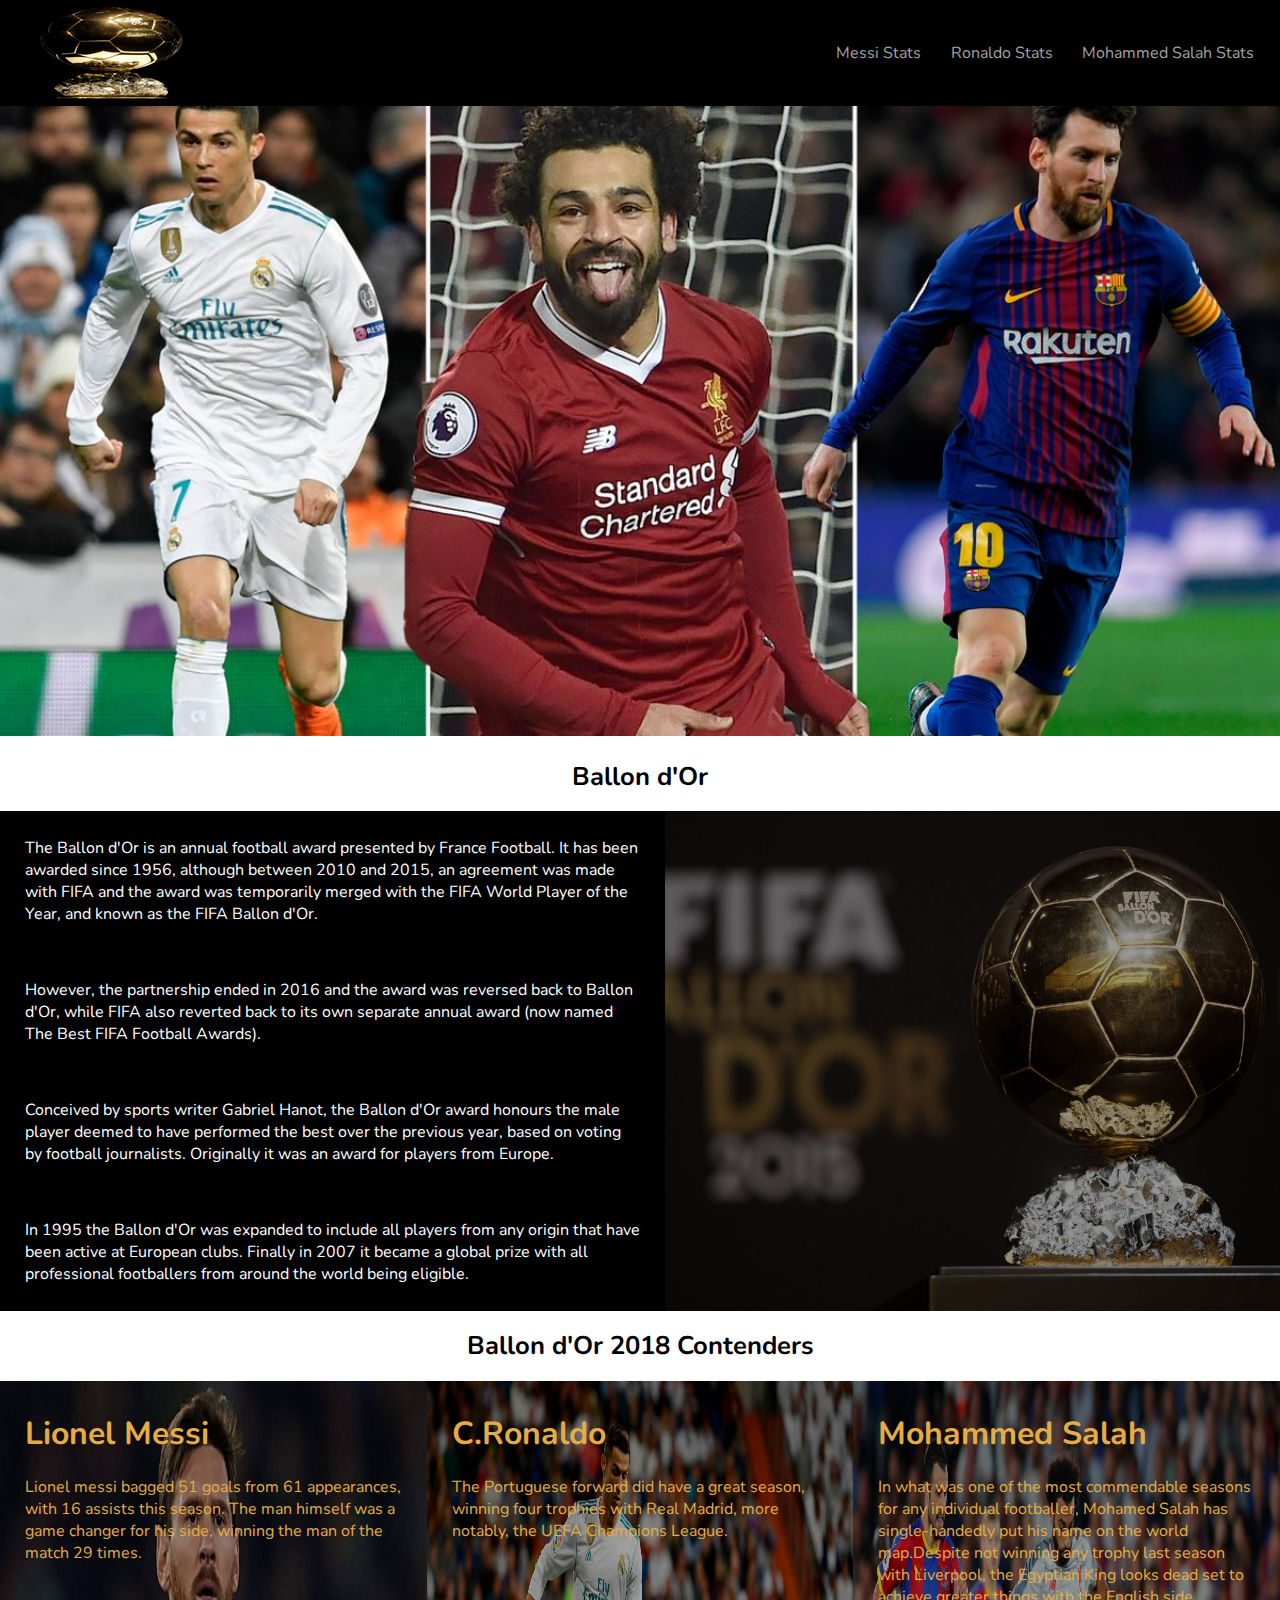
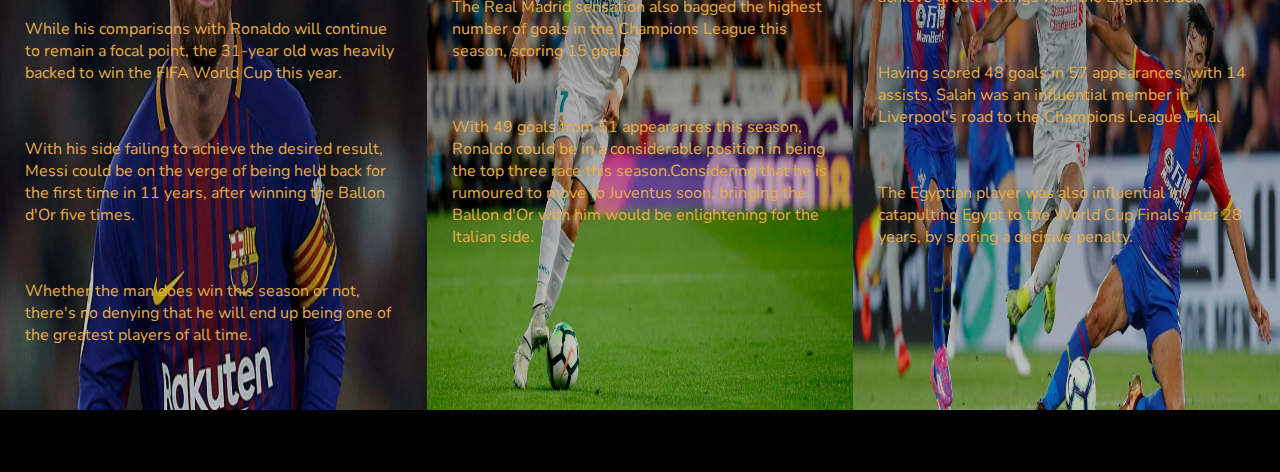
<file: index.html>
<!Doctype html>	
<html lang="en">
    <head>
	       <meta charset="utf-8">
	       <meta name="viewport" content="width=device-width, initial-scale=1.0">
	       <title>First Responsive Page</title>
	       <link rel="stylesheet" href="css/style5.css">
	       <link href="https://fonts.googleapis.com/css?family=Nunito" rel="stylesheet"> 
	       <link rel="stylesheet" href="https://use.fontawesome.com/releases/v5.2.0/css/all.css" integrity="sha384-hWVjflwFxL6sNzntih27bfxkr27PmbbK/iSvJ+a4+0owXq79v+lsFkW54bOGbiDQ" crossorigin="anonymous">
   </head>
   <body>
	     <header> 
	     	<!-- navigation header -->
			<nav class="container1 clearfix">
                <div class="logo-left"> 
                     <img src="image/balloonlogo.png" alt="ballondar"> 
                </div>  
			    <div class="header-right" role="navigation">
				    <ul>
					    <li><a href="#">Messi Stats</a></li>
					    <li><a href="#">Ronaldo Stats</a></li>
					    <li><a href="#">Mohammed Salah Stats</a></li>
					 </ul>
                </div>
             </nav>	
		</header>
		 <!-- hero-image  -->
		<div class ="hero-image">
			<img src="image/rms.jpg" alt="ballondar">
	    </div>
	    <!-- about balloon d'or -->
        <div class="container2">
            <h1>Ballon d'Or</h1>
        </div>
		<div class="container3">
			 <section class="box3left">
			   <p>The Ballon d'Or is an annual football award presented by France Football. It has been awarded since 1956, although between 2010 and 2015, an agreement was made with FIFA and the award was temporarily merged with the FIFA World Player of the Year, and known as the FIFA Ballon d'Or.</p><br><p>However, the partnership ended in 2016 and the award was reversed back to Ballon d'Or, while FIFA also reverted back to its own separate annual award (now named The Best FIFA Football Awards).</p><br><p>Conceived by sports writer Gabriel Hanot, the Ballon d'Or award honours the male player deemed to have performed the best over the previous year, based on voting by football journalists. Originally it was an award for players from Europe. </p><br><p>In 1995 the Ballon d'Or was expanded to include all players from any origin that have been active at European clubs. Finally in 2007 it became a global prize with all professional footballers from around the world being eligible.</p>
			  </section>
			  <section class="box3right"></section>
       </div>
        <!-- about balloon d'or contenders -->
         <div class="container2">
        	<h1>Ballon d'Or 2018 Contenders </h1>
        </div>
        <div class="container4">
		    <section class="box4left">
			   <h1 class="name">Lionel Messi</h1>
			    <p>Lionel messi bagged 51 goals from 61 appearances, with 16 assists this season. The man himself was a game changer for his side, winning the man of the match 29 times.</p> <br>
			    <p>While his comparisons with Ronaldo will continue to remain a focal point, the 31-year old was heavily backed to win the FIFA World Cup this year.</p><br>
			    <p>With his side failing to achieve the desired result, Messi could be on the verge of being held back for the first time in 11 years, after winning the Ballon d'Or five times.</p><br>
			    <p>Whether the man does win this season or not, there's no denying that he will end up being one of the greatest players of  all time.<p><br>
			</section>
		    <section class="box4middle">
		 	    <h1 class="name">C.Ronaldo</h1>
		 	    <p>The Portuguese forward did have a great season, winning four trophies with Real Madrid, more notably, the UEFA Champions League.</p><br>
		 	     <p>The Real Madrid sensation also bagged the highest number of goals in the Champions League this season, scoring 15 goals.
		 	     </p><br>
		 	     <p>With 49 goals from 51 appearances this season, Ronaldo could be in a considerable position in being the top three race this season.Considering that he is rumoured to move to Juventus soon, bringing the Ballon d'Or with him would be enlightening for the Italian side.</p><br>
		 	</section>
            <section class="box4right">
			     <h1 class="name">Mohammed Salah</h1>
			     <p>In what was one of the most commendable seasons for any individual footballer, Mohamed Salah has single-handedly put his name on the world map.Despite not winning any trophy last season with Liverpool, the Egyptian King looks dead set to achieve greater things with the English side.</p><br>
			     <p>Having scored 48 goals in 57 appearances, with 14 assists, Salah was an influential member in Liverpool's road to the Champions League Final</p><br>
			     <p>The Egyptian player was also influential in catapulting Egypt to the World Cup Finals after 28 years, by scoring a decisive penalty.</p><br>
			 </section >
        </div>
        <!-- footer -->
        <footer class="footer">
		    <div class="footer-box">
               <a href="#" id="facebook">
				     <i class="fab fa-facebook-f  fa-lg" ></i>
			   </a>
			   <a href="#" id="twitter">
				     <i class="fab fa-twitter fa-lg"></i> 
			   </a>
			   <a href="#" id="instagram">
				     <i class="fab fa-instagram fa-lg"></i> 
		        </a>
			</div>
	    </footer>
   </body>
</html>
</file>
<file: css/style5.css>
html,body{
    font-family: 'Nunito', sans-serif;
    background-color: white;
    margin: 0px;
    width: 100%;
    display: flex;
    flex-direction: column;
}
.container1{
	display: flex;
	align-items: center;
	background-color: black;
    position: fixed;
	width:100vw;
	top: 0;
	margin:0;
	height:auto;
}
.hero-image{
   width: 100%;
   height: 100%;
   margin: 0px;
   padding:0px;
   margin-top:5%;
   background-size: 100% 100%;
 
  }
.hero-image img{
    width: 100%;
    height: 100%;
    padding: 0px;
    border: 0px;
}
.logo-left{
   flex: 1;	
}
.header-right{
	flex: 4;
	display: flex;
	flex-flow: row wrap;
	justify-content: flex-end;
	}
.header-right li{
	display: inline-block;
	margin-right: 2vw;
	
	}
.header-right a{
	text-decoration: none;
	color: #a2a2a2;
}
.header-right a:hover{
	color: red;
}

@media screen and (max-width: 600px) {
	.container1{
		display: flex;
		flex-flow: wrap;
		flex-direction:column;
		width:100vw;
		
	}
	.logo-left{
		flex:1;
		flex-basis:100%;
		justify-content:center;
		}
	.header-right ul{
		display: flex;
		flex-direction:column;
                   }
	}


.container2{
	background-color: white;
	color:black;
	text-align:center;
	font-size:1vw;
	background-size:100% 100%;

	}
.container3{
	background-color: white;
	display: flex;
}
.box3left{
	flex:1;
	padding: 10px 25px;
	color:white;
	background:black;
	background-size: 100% 100%;
}.box3right{
	flex:1;
	background-image: linear-gradient(rgba(0, 0, 0, 0.4), rgba(0, 0, 0, 0.4)), url("../image/balloon.jpg");
	box-sizing: border-box;
    background-size: 100% 100%;

}
.container4{
	background-color: white;
	display: flex;
	flex-flow: row wrap;
}
.box4left{
	  background-image: linear-gradient(rgba(0, 0, 0, 0.4), rgba(0, 0, 0, 0.2)), url("../image/messi1.jpg");
	box-sizing: border-box;
	padding: 10px 25px;
	flex: 1;
	color:#E5AC45;
	
	background-size: 100% 100%;
	
}
.box4middle{
	  background-image: linear-gradient(rgba(0, 0, 0, 0.4), rgba(0, 0, 0, 0.2)), url("../image/ronaldo.jpg");
	box-sizing: border-box;
	padding: 10px 25px;
	flex: 1;
	color:#E5AC45;
	/*background-repeat: no-repeat;*/
	background-size: 100% 100%;
	background-color: #B6CBEB;
	
}
.box4right{
	  background-image: linear-gradient(rgba(0, 0, 0, 0.4), rgba(0, 0, 0, 0.2)), url("../image/salah.jpg");
	box-sizing: border-box;
	padding: 10px 25px;
	flex: 1;
	color:#E5AC45;
	
	
	/*background-repeat: no-repeat;*/
	background-size: 100% 100%;
}
@media screen and (max-width: 700px) {
    .container2{
    		font-size:1vw;
    }
    .container3{

      
	display: flex;
	flex-flow:column wrap;
     

    }
    .box3left{
	flex:1;
	padding: 10px 25px;
	
	background-size: 100% 100%;
    }.box3right{
	flex:1;
	
	box-sizing: border-box;
    background-size: 100% 100%;

    }
	.container4{
		
		display: flex;
		flex-flow:column wrap;
	}
	.box4left{
		box-sizing: border-box;
		padding: 10px 25px;
	}
	.box4middle{
		box-sizing: border-box;
		padding: 10px 25px;
	}
	.box4right{
		box-sizing: border-box;
		padding: 10px 25px;
	
	}
}
.footer{
	display: flex;
	background-color: black;
	width: 100%;
}
.footer-box{
	flex: 2;
	color: #808080;
	padding: 20px;
	box-sizing: border-box;
	text-align: center;
}

@media screen and (max-width:700px)  {
	.footer{
		display: flex;
		flex-flow: column wrap;
	}
	
}

@media (min-width: 700px) {
	
}

#facebook i{
	color: #a2a2a2;
	margin-right:25px;
}
#facebook i:hover{
	color: #3b5998;
	margin-right:25px;
}
#twitter i{
	color: #a2a2a2;
	margin-right:25px;
}
#twitter i:hover{
	color: #0084b4;
	margin-right:25px;
}
#instagram i{
	color: #a2a2a2;
	margin-right:25px;
}
#instagram  i:hover{
	color:#cd486b;
	margin-right:25px;
}
</file>
